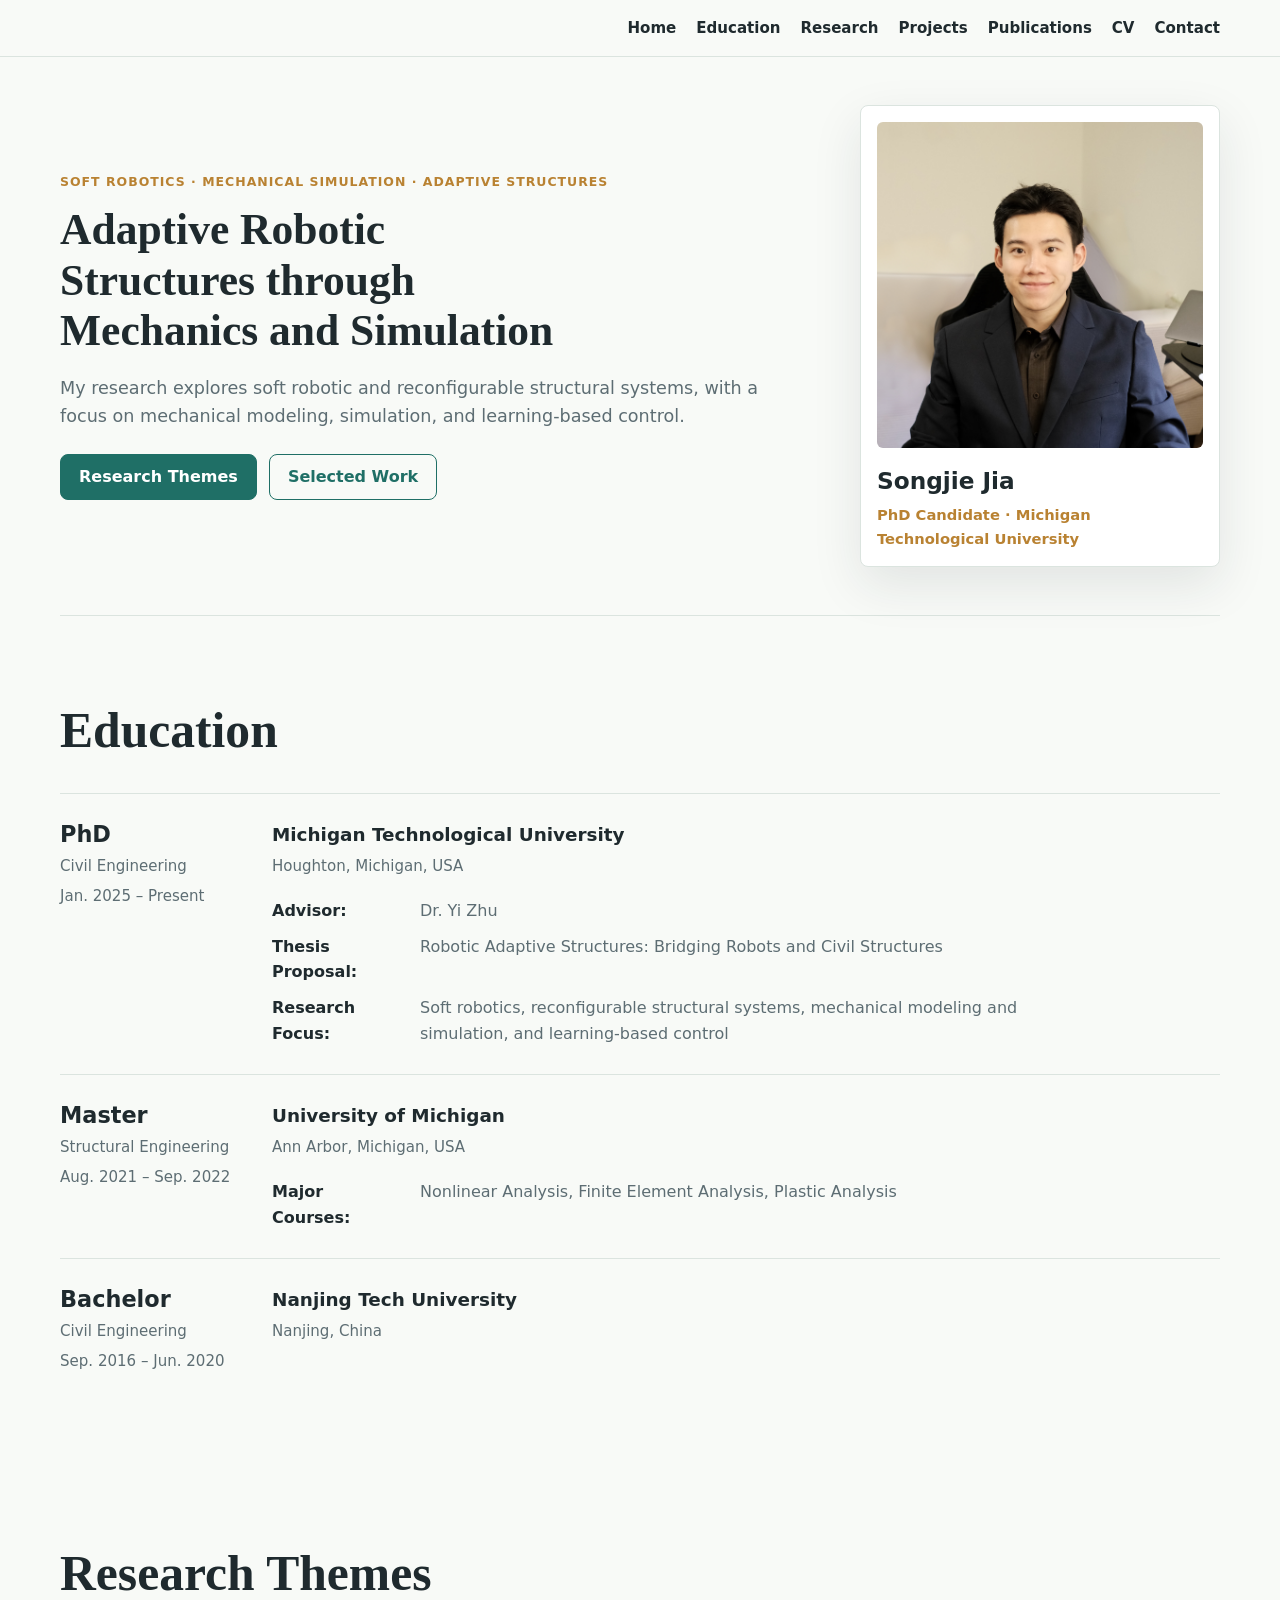
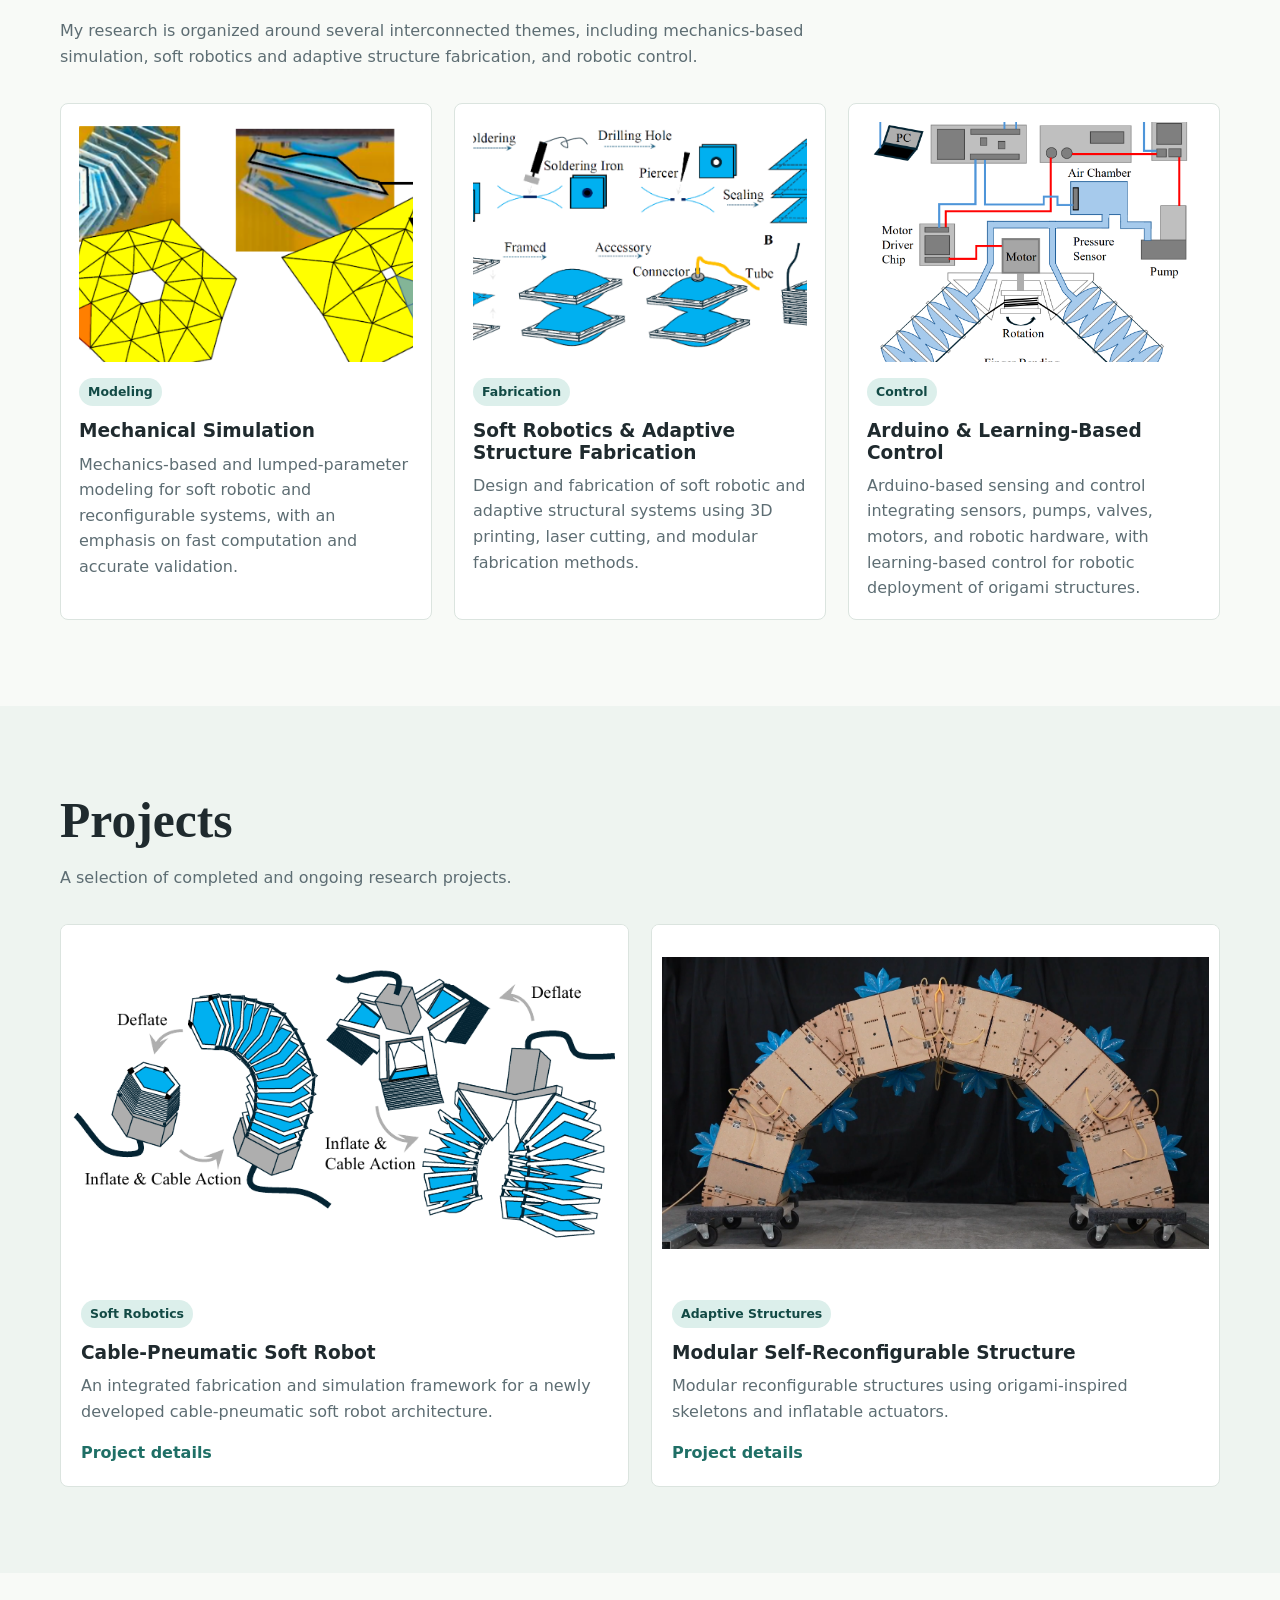
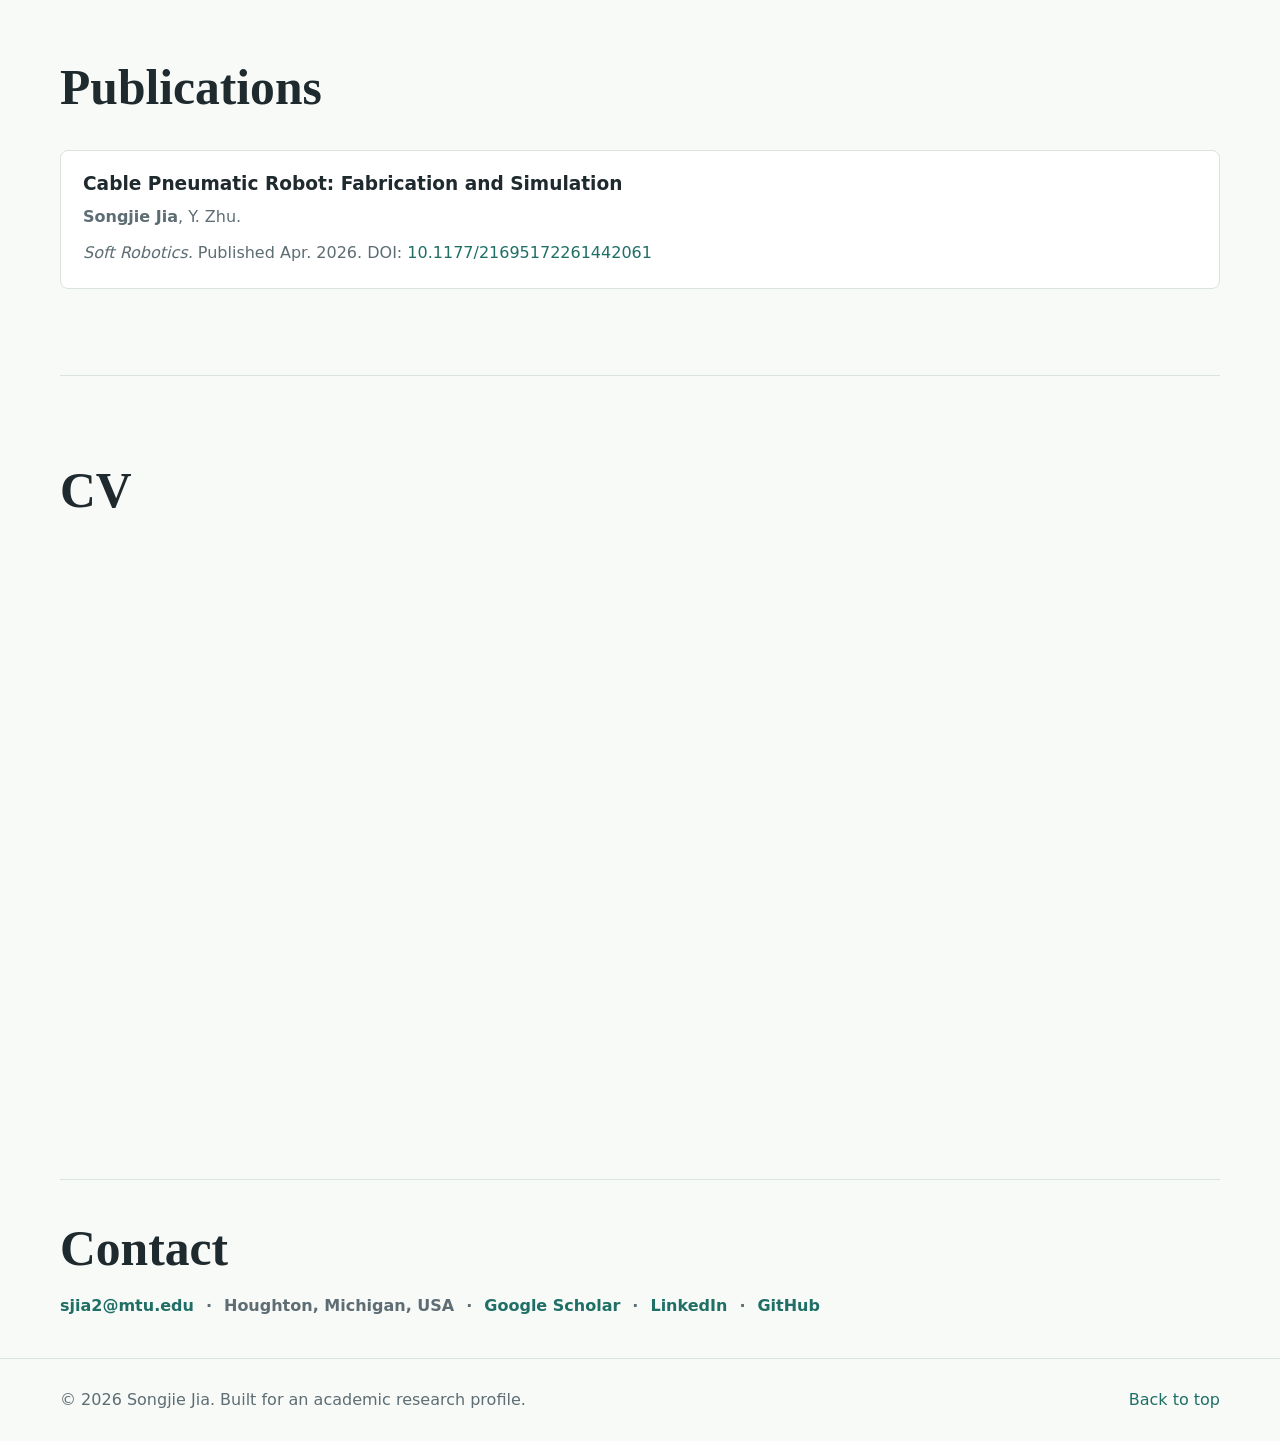
<file: index.html>
<!doctype html>
<html lang="en">
  <head>
    <meta charset="utf-8">
    <meta name="viewport" content="width=device-width, initial-scale=1">
    <meta
      name="description"
      content="Academic personal website for Songjie Jia, a PhD student and researcher in soft robotics, adaptive robotic structures, pneumatic actuation, cable-driven mechanisms, mechanical simulation, fabrication, and robotic control."
    >
    <title>Songjie Jia | Soft Robotics Researcher</title>
    <link rel="stylesheet" href="styles.css">
  </head>
  <body>
    <header class="site-header">
      <button class="nav-toggle" type="button" aria-label="Toggle navigation" aria-expanded="false">
        <span></span>
        <span></span>
        <span></span>
      </button>
      <nav class="site-nav" aria-label="Primary navigation">
        <a href="#home">Home</a>
        <a href="#education">Education</a>
        <a href="#research">Research</a>
        <a href="#projects">Projects</a>
        <a href="#publications">Publications</a>
        <a href="#cv">CV</a>
        <a href="#contact">Contact</a>
      </nav>
    </header>

    <main>
      <section id="home" class="hero section">
        <div class="hero-content">
          <p class="eyebrow">SOFT ROBOTICS · MECHANICAL SIMULATION · ADAPTIVE STRUCTURES</p>
          <h1>Adaptive Robotic Structures through Mechanics and Simulation</h1>
          <p class="hero-summary">
            My research explores soft robotic and reconfigurable structural systems, with a focus on mechanical modeling, simulation, and learning-based control.
          </p>
          <div class="hero-actions">
            <a class="button primary" href="#research">Research Themes</a>
            <a class="button secondary" href="#projects">Selected Work</a>
          </div>
        </div>

        <aside class="profile-panel" aria-label="Songjie Jia profile">
          <img class="profile-photo" src="assets/profile.jpg" alt="Profile photo of Songjie Jia">
          <div>
            <p class="profile-name">Songjie Jia</p>
            <p class="profile-role">PhD Candidate · Michigan Technological University</p>
          </div>
        </aside>
      </section>

      <section id="education" class="section education-section" aria-labelledby="education-title">
        <div class="section-heading">
          <h2 id="education-title">Education</h2>
        </div>
        <div class="education-list">
          <article class="education-entry" aria-labelledby="degree-phd">
            <div class="education-degree">
              <h3 id="degree-phd">PhD</h3>
              <p class="education-field">Civil Engineering</p>
              <p class="education-date">Jan. 2025 – Present</p>
            </div>
            <div class="education-body">
              <p class="education-university">Michigan Technological University</p>
              <p class="education-location">Houghton, Michigan, USA</p>
              <dl class="education-details">
                <div><dt>Advisor</dt><dd>Dr. Yi Zhu</dd></div>
                <div><dt>Thesis Proposal</dt><dd>Robotic Adaptive Structures: Bridging Robots and Civil Structures</dd></div>
                <div><dt>Research Focus</dt><dd>Soft robotics, reconfigurable structural systems, mechanical modeling and simulation, and learning-based control</dd></div>
              </dl>
            </div>
          </article>
          <article class="education-entry" aria-labelledby="degree-master">
            <div class="education-degree">
              <h3 id="degree-master">Master</h3>
              <p class="education-field">Structural Engineering</p>
              <p class="education-date">Aug. 2021 – Sep. 2022</p>
            </div>
            <div class="education-body">
              <p class="education-university">University of Michigan</p>
              <p class="education-location">Ann Arbor, Michigan, USA</p>
              <dl class="education-details">
                <div><dt>Major Courses</dt><dd>Nonlinear Analysis, Finite Element Analysis, Plastic Analysis</dd></div>
              </dl>
            </div>
          </article>
          <article class="education-entry" aria-labelledby="degree-bachelor">
            <div class="education-degree">
              <h3 id="degree-bachelor">Bachelor</h3>
              <p class="education-field">Civil Engineering</p>
              <p class="education-date">Sep. 2016 – Jun. 2020</p>
            </div>
            <div class="education-body">
              <p class="education-university">Nanjing Tech University</p>
              <p class="education-location">Nanjing, China</p>
            </div>
          </article>
        </div>
      </section>

      <section id="research" class="section">
        <div class="section-heading">
          <h2>Research Themes</h2>
          <p>
            My research is organized around several interconnected themes, including mechanics-based simulation, soft robotics and adaptive structure fabrication, and robotic control.
          </p>
        </div>
        <div class="research-grid">
          <article class="research-card">
            <div class="research-image-frame">
              <img class="research-simulation-image" src="assets/research-mechanical-simulation.png" alt="Experimental robotic structures alongside triangular mechanical simulation meshes">
            </div>
            <span class="tag">Modeling</span>
            <h3>Mechanical Simulation</h3>
            <p>Mechanics-based and lumped-parameter modeling for soft robotic and reconfigurable systems, with an emphasis on fast computation and accurate validation.</p>
          </article>
          <article class="research-card">
            <div class="research-image-frame">
              <img class="research-fabrication-image" src="assets/research-fabrication.png" alt="Fabrication steps for a layered inflatable robotic structure, shown deflated and inflated">
            </div>
            <span class="tag">Fabrication</span>
            <h3>Soft Robotics &amp; Adaptive Structure Fabrication</h3>
            <p>Design and fabrication of soft robotic and adaptive structural systems using 3D printing, laser cutting, and modular fabrication methods.</p>
          </article>
          <article class="research-card">
            <div class="research-image-frame">
              <img src="assets/research-arduino-learning-control.png" alt="Arduino and learning control research">
            </div>
            <span class="tag">Control</span>
            <h3>Arduino &amp; Learning-Based Control</h3>
            <p>Arduino-based sensing and control integrating sensors, pumps, valves, motors, and robotic hardware, with learning-based control for robotic deployment of origami structures.</p>
          </article>
        </div>
      </section>

      <section id="projects" class="section section-muted">
        <div class="section-heading">
          <h2>Projects</h2>
          <p>
            A selection of completed and ongoing research projects.
          </p>
        </div>
        <div class="project-grid project-grid-two">
          <article class="project-card link-card">
            <a href="projects/cable-pneumatic-soft-robot.html">
              <img src="assets/cable-pneumatic-cover.png" alt="Cable-Pneumatic Soft Robot project cover">
              <div class="project-card-body">
                <span class="tag">Soft Robotics</span>
                <h3>Cable-Pneumatic Soft Robot</h3>
                <p>An integrated fabrication and simulation framework for a newly developed cable-pneumatic soft robot architecture.</p>
                <span class="text-link">Project details</span>
              </div>
            </a>
          </article>
          <article class="project-card link-card">
            <a href="projects/pneumatic-origami-cubes.html">
              <img src="assets/reconfigurable-structure.png" alt="Modular Self-Reconfigurable Structure project cover">
              <div class="project-card-body">
                <span class="tag">Adaptive Structures</span>
                <h3>Modular Self-Reconfigurable Structure</h3>
                <p>Modular reconfigurable structures using origami-inspired skeletons and inflatable actuators.</p>
                <span class="text-link">Project details</span>
              </div>
            </a>
          </article>
        </div>
      </section>

      <section id="publications" class="section">
        <div class="section-heading">
          <h2>Publications</h2>
        </div>
        <div class="publication-list">
          <article class="publication publication-no-year">
            <div>
              <h3>Cable Pneumatic Robot: Fabrication and Simulation</h3>
              <p><strong>Songjie Jia</strong>, Y. Zhu.</p>
              <p><em>Soft Robotics.</em> Published Apr. 2026. DOI: <a href="https://doi.org/10.1177/21695172261442061" target="_blank" rel="noopener noreferrer">10.1177/21695172261442061</a></p>
            </div>
          </article>
        </div>
      </section>

      <section id="cv" class="section cv-section">
        <h2 class="section-heading">CV</h2>
        <div class="cv-viewer-container">
  
        <iframe class="cv-viewer" src="cv/resume-songjie.pdf" title="Songjie Jia CV"></iframe>
        </div>
      </section>

      <section id="contact" class="section contact-section">
        <h2>Contact</h2>
        <ul class="contact-inline">
          <li><a href="mailto:sjia2@mtu.edu">sjia2@mtu.edu</a></li>
          <li><span>Houghton, Michigan, USA</span></li>
          <li><a href="https://scholar.google.com/citations?hl=en&user=dmk2-WcAAAAJ" target="_blank" rel="noopener noreferrer">Google Scholar</a></li>
          <li><a href="https://www.linkedin.com/in/songjie-jia-a34105269/" target="_blank" rel="noopener noreferrer">LinkedIn</a></li>
          <li><a href="https://github.com/Songjie-Jia" target="_blank" rel="noopener noreferrer">GitHub</a></li>
        </ul>
      </section>
    </main>

    <footer class="site-footer">
      <p>© <span id="year"></span> Songjie Jia. Built for an academic research profile.</p>
      <a href="#home">Back to top</a>
    </footer>

    <script src="script.js"></script>
  </body>
</html>
</file>
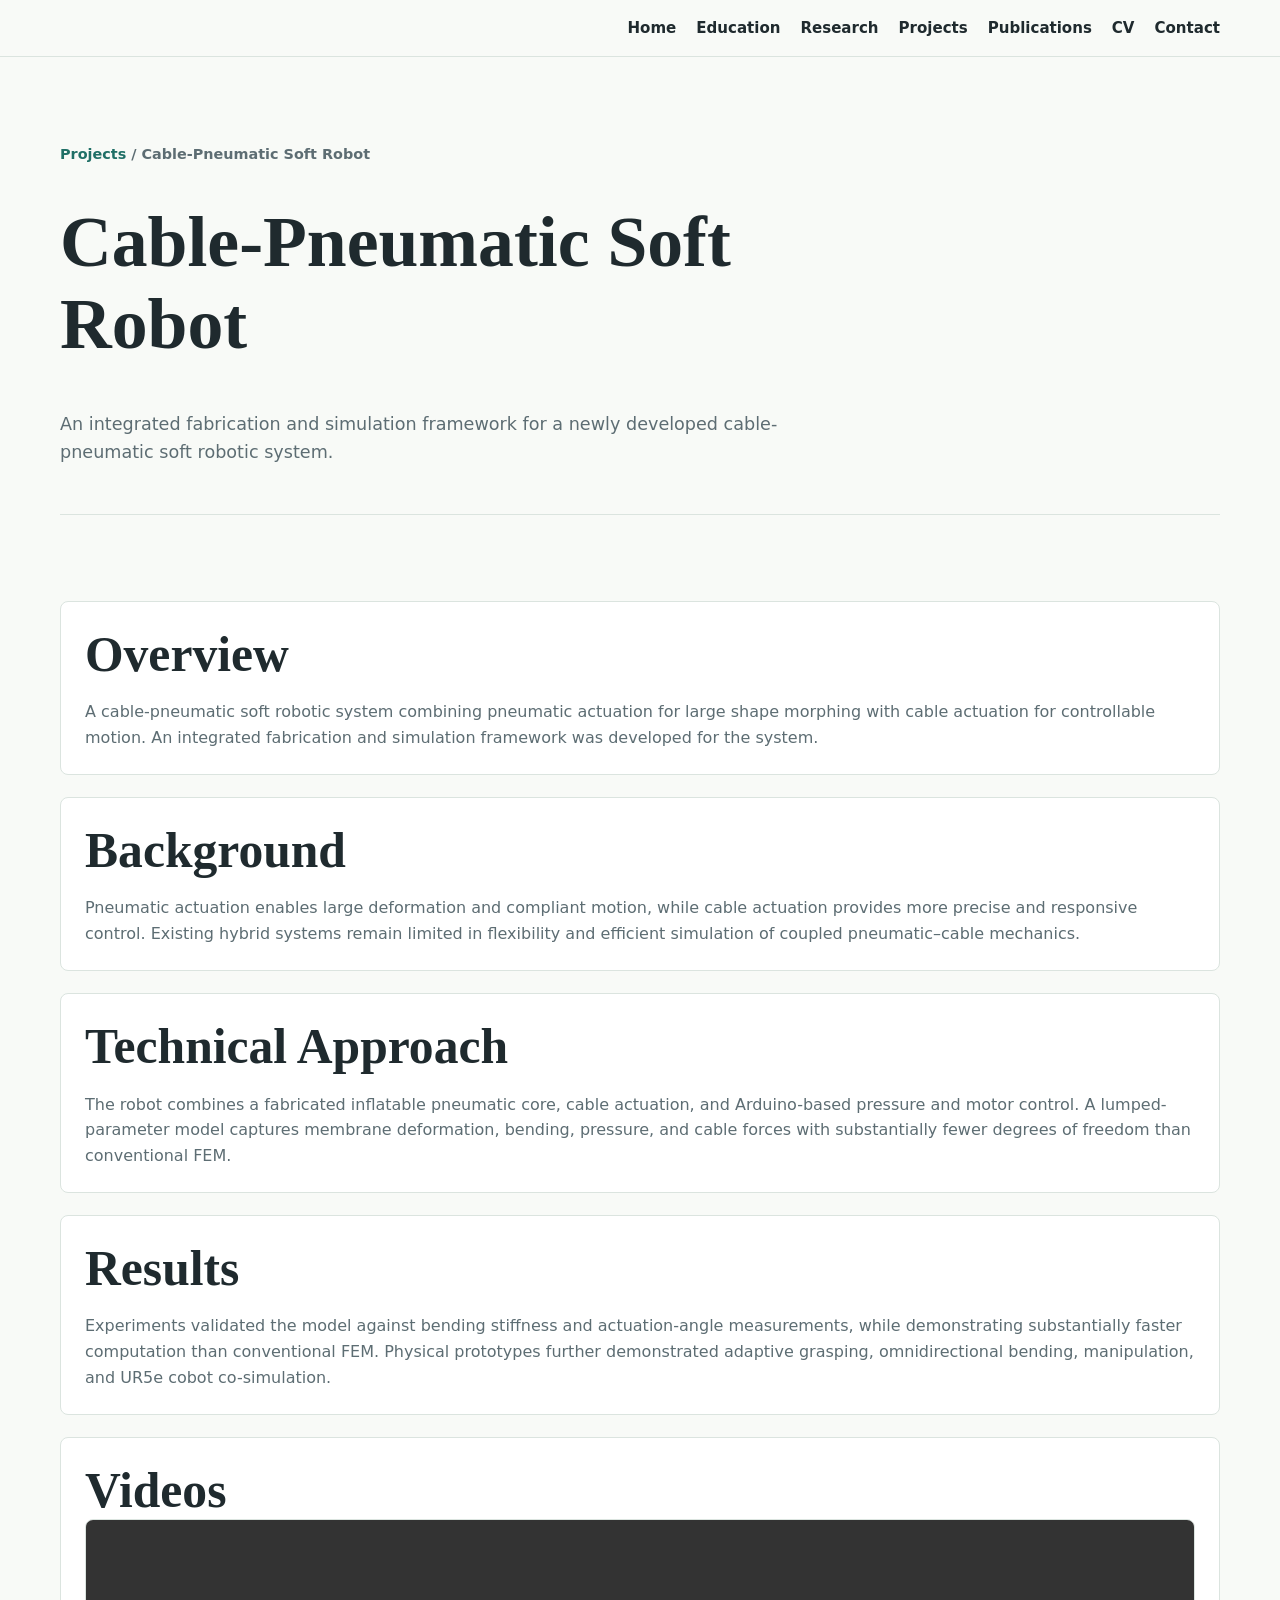
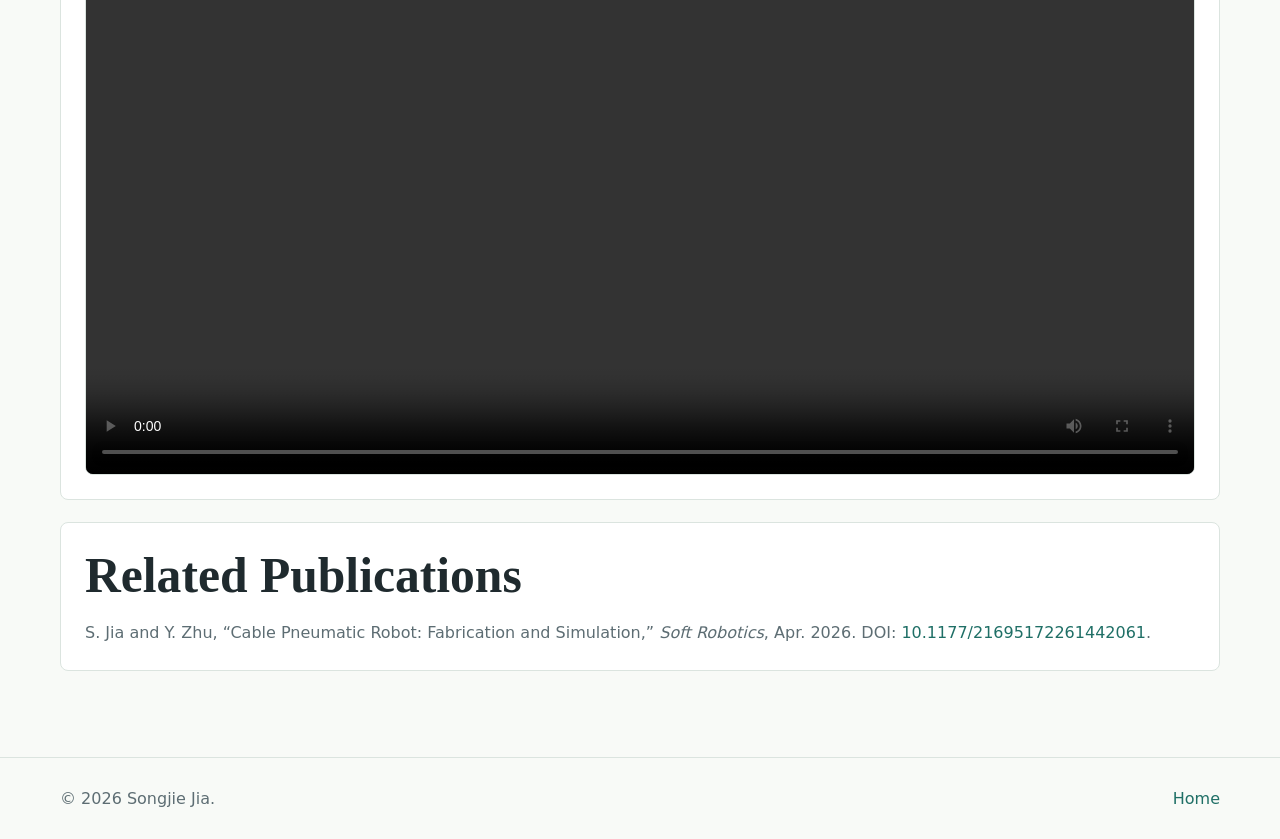
<file: projects/cable-pneumatic-soft-robot.html>
<!doctype html>
<html lang="en">
  <head>
    <meta charset="utf-8">
    <meta name="viewport" content="width=device-width, initial-scale=1">
    <meta name="description" content="Cable-Pneumatic Soft Robot project page for Songjie Jia.">
    <title>Cable-Pneumatic Soft Robot | Songjie Jia</title>
    <link rel="stylesheet" href="../styles.css">
  </head>
  <body>
    <header class="site-header">
      <button class="nav-toggle" type="button" aria-label="Toggle navigation" aria-expanded="false"><span></span><span></span><span></span></button>
      <nav class="site-nav" aria-label="Primary navigation">
        <a href="../index.html#home">Home</a>
        <a href="../index.html#education">Education</a>
        <a href="../index.html#research">Research</a>
        <a href="../index.html#projects">Projects</a>
        <a href="../index.html#publications">Publications</a>
        <a href="../index.html#cv">CV</a>
        <a href="../index.html#contact">Contact</a>
      </nav>
    </header>
    <main>
      <section class="section page-hero">
        <p class="breadcrumb"><a href="../index.html#projects">Projects</a> / Cable-Pneumatic Soft Robot</p>
        <h1>Cable-Pneumatic Soft Robot</h1>
        <p class="hero-summary">
          An integrated fabrication and simulation framework for a newly developed cable-pneumatic soft robotic system.
        </p>
      </section>
      <section class="section detail-layout detail-layout-single">
        <div class="detail-content">
          <article class="detail-block"><h2>Overview</h2><p>A cable-pneumatic soft robotic system combining pneumatic actuation for large shape morphing with cable actuation for controllable motion. An integrated fabrication and simulation framework was developed for the system.</p></article>
          <article class="detail-block"><h2>Background</h2><p>Pneumatic actuation enables large deformation and compliant motion, while cable actuation provides more precise and responsive control. Existing hybrid systems remain limited in flexibility and efficient simulation of coupled pneumatic–cable mechanics.</p></article>
          <article class="detail-block"><h2>Technical Approach</h2><p>The robot combines a fabricated inflatable pneumatic core, cable actuation, and Arduino-based pressure and motor control. A lumped-parameter model captures membrane deformation, bending, pressure, and cable forces with substantially fewer degrees of freedom than conventional FEM.</p></article>
          <article class="detail-block"><h2>Results</h2><p>Experiments validated the model against bending stiffness and actuation-angle measurements, while demonstrating substantially faster computation than conventional FEM. Physical prototypes further demonstrated adaptive grasping, omnidirectional bending, manipulation, and UR5e cobot co-simulation.</p></article>
          <article class="detail-block">
            <h2>Videos</h2>
            <div class="detail-media">
              <video controls preload="metadata" playsinline>
                <source src="../assets/videos/cable-pneumatic-soft-robot.mp4" type="video/mp4">
                Your browser does not support embedded MP4 video.
              </video>
            </div>
          </article>
          <article class="detail-block"><h2>Related Publications</h2><p>S. Jia and Y. Zhu, “Cable Pneumatic Robot: Fabrication and Simulation,” <em>Soft Robotics</em>, Apr. 2026. DOI: <a href="https://doi.org/10.1177/21695172261442061">10.1177/21695172261442061</a>.</p></article>
        </div>
      </section>
    </main>
    <footer class="site-footer"><p>© <span id="year"></span> Songjie Jia.</p><a href="../index.html#home">Home</a></footer>
    <script src="../script.js"></script>
  </body>
</html>
</file>
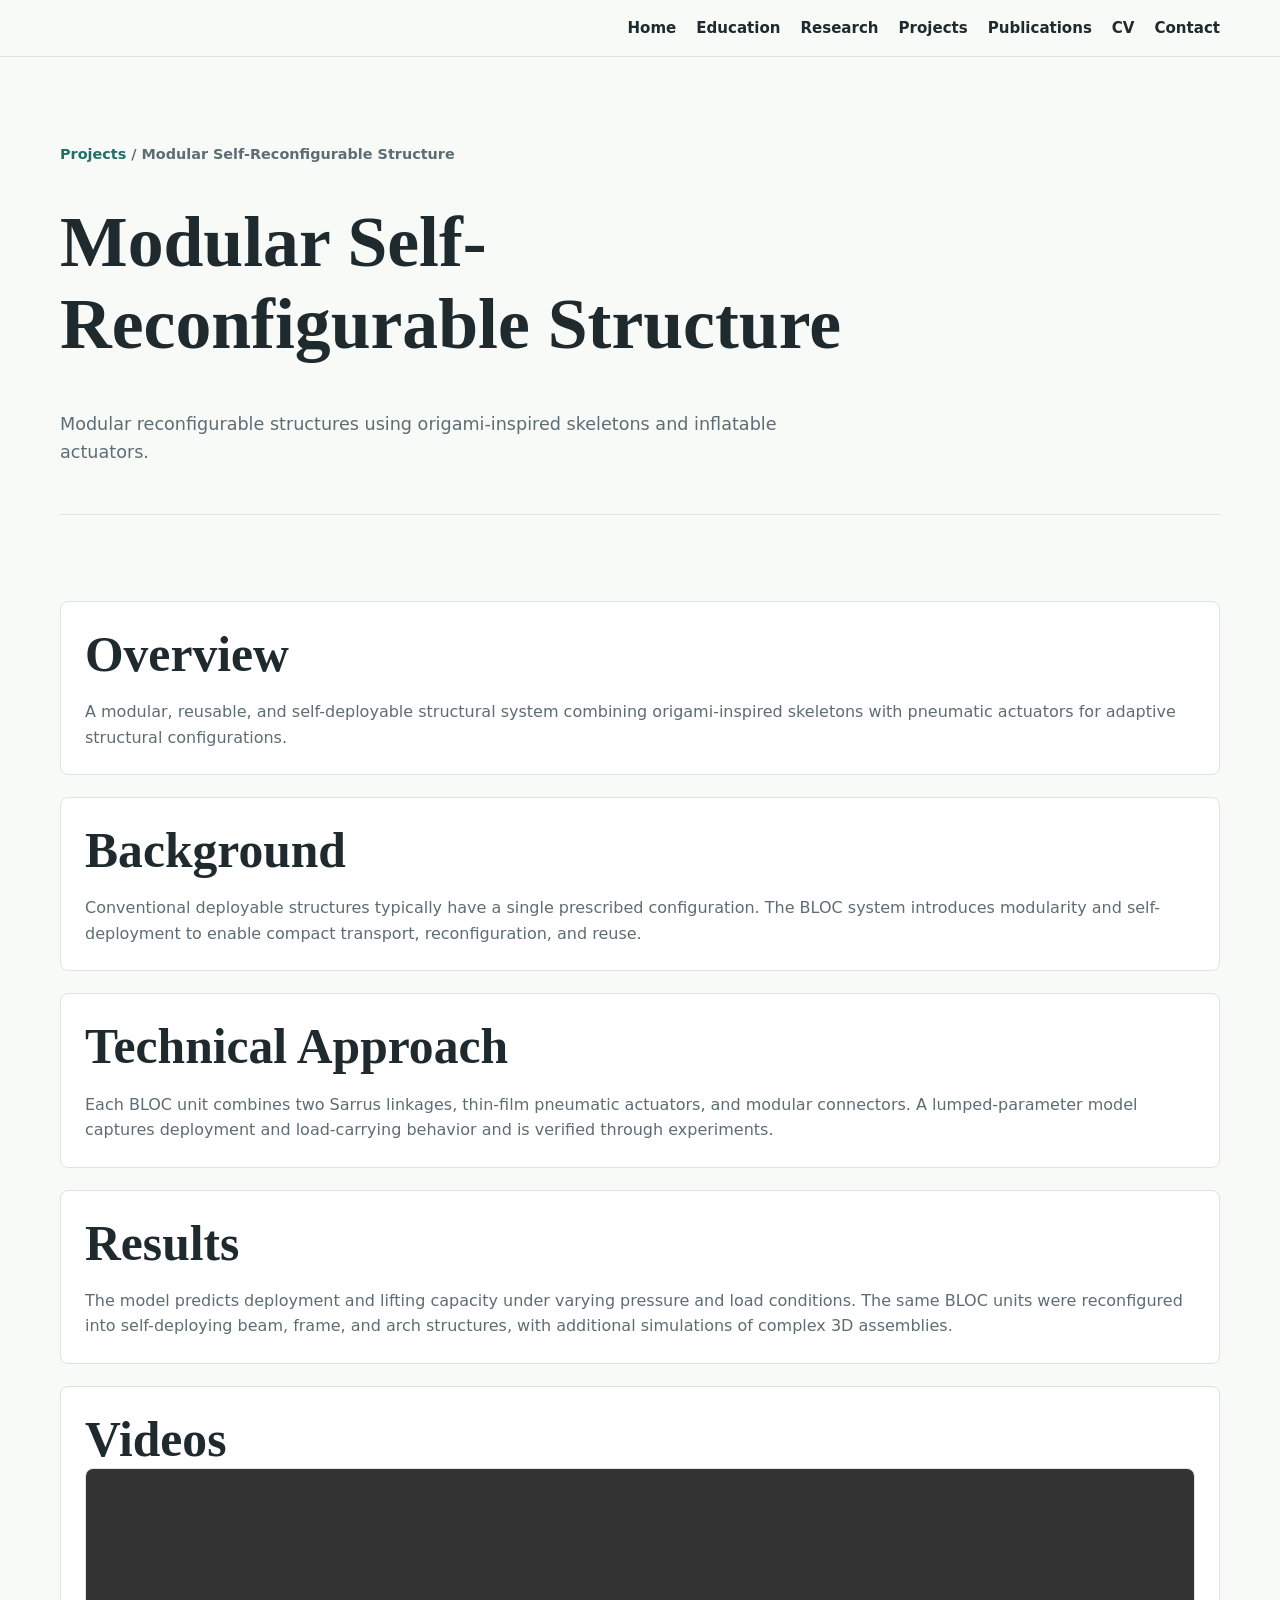
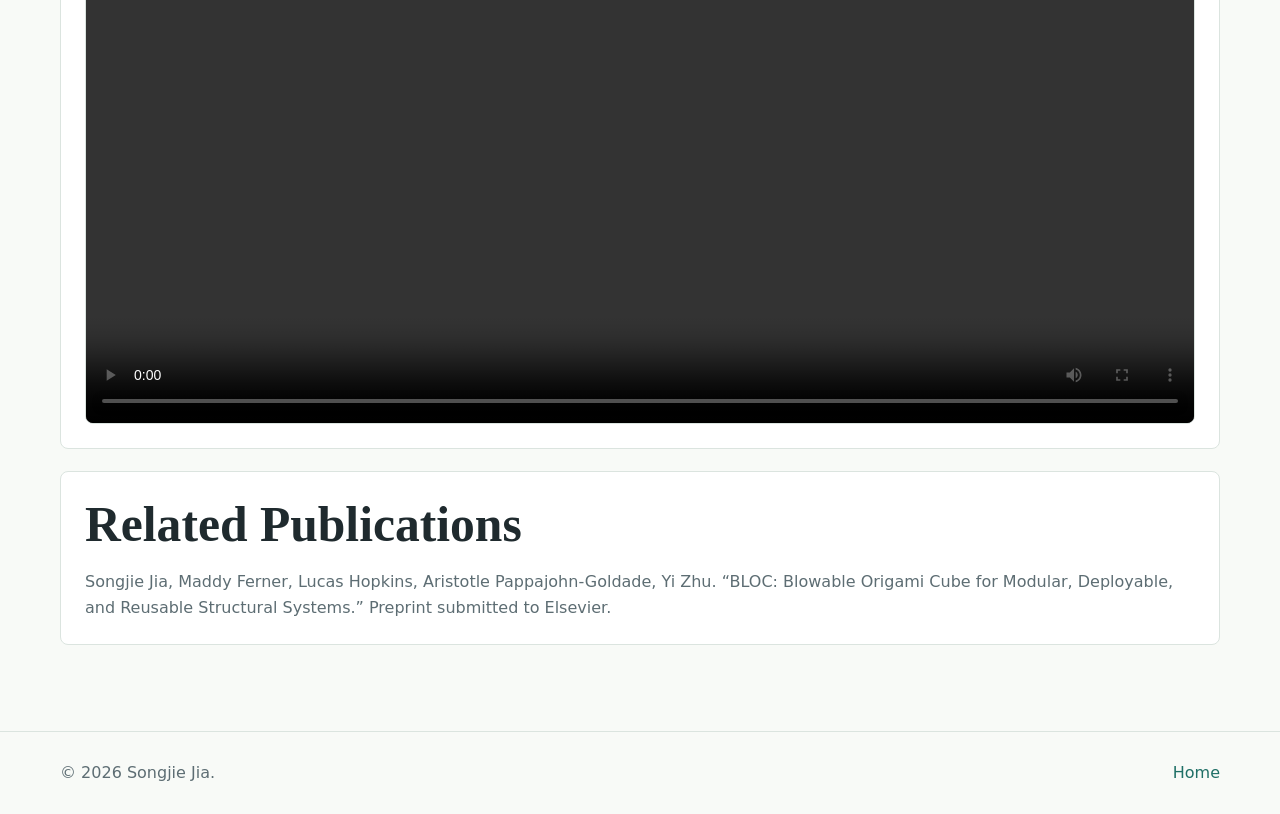
<file: projects/pneumatic-origami-cubes.html>
<!doctype html>
<html lang="en">
  <head>
    <meta charset="utf-8">
    <meta name="viewport" content="width=device-width, initial-scale=1">
    <meta name="description" content="Modular Self-Reconfigurable Structure project page for Songjie Jia.">
    <title>Modular Self-Reconfigurable Structure | Songjie Jia</title>
    <link rel="stylesheet" href="../styles.css">
  </head>
  <body>
    <header class="site-header">
      <button class="nav-toggle" type="button" aria-label="Toggle navigation" aria-expanded="false"><span></span><span></span><span></span></button>
      <nav class="site-nav" aria-label="Primary navigation">
        <a href="../index.html#home">Home</a>
        <a href="../index.html#education">Education</a>
        <a href="../index.html#research">Research</a>
        <a href="../index.html#projects">Projects</a>
        <a href="../index.html#publications">Publications</a>
        <a href="../index.html#cv">CV</a>
        <a href="../index.html#contact">Contact</a>
      </nav>
    </header>
    <main>
      <section class="section page-hero">
        <p class="breadcrumb"><a href="../index.html#projects">Projects</a> / Modular Self-Reconfigurable Structure</p>
        <h1>Modular Self-Reconfigurable Structure</h1>
        <p class="hero-summary">
          Modular reconfigurable structures using origami-inspired skeletons and inflatable actuators.
        </p>
      </section>
      <section class="section detail-layout detail-layout-single">
        <div class="detail-content">
          <article class="detail-block"><h2>Overview</h2><p>A modular, reusable, and self-deployable structural system combining origami-inspired skeletons with pneumatic actuators for adaptive structural configurations.</p></article>
          <article class="detail-block"><h2>Background</h2><p>Conventional deployable structures typically have a single prescribed configuration. The BLOC system introduces modularity and self-deployment to enable compact transport, reconfiguration, and reuse.</p></article>
          <article class="detail-block"><h2>Technical Approach</h2><p>Each BLOC unit combines two Sarrus linkages, thin-film pneumatic actuators, and modular connectors. A lumped-parameter model captures deployment and load-carrying behavior and is verified through experiments.</p></article>
          <article class="detail-block"><h2>Results</h2><p>The model predicts deployment and lifting capacity under varying pressure and load conditions. The same BLOC units were reconfigured into self-deploying beam, frame, and arch structures, with additional simulations of complex 3D assemblies.</p></article>
          <article class="detail-block">
            <h2>Videos</h2>
            <div class="detail-media">
              <video controls preload="metadata" playsinline>
                <source src="../assets/videos/modular-reconfigurable-structure.mp4" type="video/mp4">
                Your browser does not support embedded MP4 video.
              </video>
            </div>
          </article>
          <article class="detail-block"><h2>Related Publications</h2><p>Songjie Jia, Maddy Ferner, Lucas Hopkins, Aristotle Pappajohn-Goldade, Yi Zhu. “BLOC: Blowable Origami Cube for Modular, Deployable, and Reusable Structural Systems.” Preprint submitted to Elsevier.</p></article>
        </div>
      </section>
    </main>
    <footer class="site-footer"><p>© <span id="year"></span> Songjie Jia.</p><a href="../index.html#home">Home</a></footer>
    <script src="../script.js"></script>
  </body>
</html>
</file>
<file: styles.css>
:root {
  --bg: #f8faf7;
  --surface: #ffffff;
  --surface-muted: #eef4f0;
  --text: #1f2a2e;
  --muted: #5d6d73;
  --line: #dbe4df;
  --accent: #1f6f66;
  --accent-strong: #124a45;
  --accent-soft: #dcefeb;
  --gold: #b98232;
  --shadow: 0 18px 50px rgba(31, 42, 46, 0.10);
  --radius: 8px;
  --max-width: 1160px;
}

* {
  box-sizing: border-box;
}

html {
  scroll-behavior: smooth;
}

body {
  margin: 0;
  background: var(--bg);
  color: var(--text);
  font-family: Inter, ui-sans-serif, system-ui, -apple-system, BlinkMacSystemFont, "Segoe UI", sans-serif;
  line-height: 1.6;
}

img {
  display: block;
  max-width: 100%;
}

a {
  color: var(--accent);
  text-decoration: none;
}

a:hover {
  color: var(--accent-strong);
}

.site-header {
  position: sticky;
  top: 0;
  z-index: 10;
  display: flex;
  align-items: center;
  justify-content: flex-end;
  gap: 24px;
  padding: 16px max(24px, calc((100vw - var(--max-width)) / 2));
  background: rgba(248, 250, 247, 0.92);
  border-bottom: 1px solid var(--line);
  backdrop-filter: blur(16px);
}

.site-nav {
  display: flex;
  align-items: center;
  gap: 20px;
  font-size: 0.94rem;
  font-weight: 600;
}

.site-nav a {
  color: var(--text);
}

.site-nav a:hover {
  color: var(--accent);
}

.nav-toggle {
  display: none;
  width: 42px;
  height: 42px;
  padding: 10px;
  border: 1px solid var(--line);
  border-radius: var(--radius);
  background: var(--surface);
}

.nav-toggle span {
  display: block;
  height: 2px;
  margin: 5px 0;
  background: var(--text);
}

.section {
  width: min(var(--max-width), calc(100% - 40px));
  margin: 0 auto;
  padding: 86px 0;
}

.hero {
  display: grid;
  grid-template-columns: minmax(0, 1fr) minmax(300px, 360px);
  align-items: center;
  gap: 40px;
  min-height: auto;
  padding-top: 48px;
  padding-bottom: 48px;
}

.eyebrow,
.section-kicker {
  color: var(--gold);
  font-size: 0.78rem;
  font-weight: 700;
  letter-spacing: 0.08em;
  margin: 0 0 12px;
  text-transform: uppercase;
}

h1,
h2,
h3 {
  margin: 0;
  color: var(--text);
  line-height: 1.15;
}

h1,
h2 {
  font-family: Georgia, "Times New Roman", serif;
}

h1 {
  max-width: 820px;
  font-size: clamp(2.35rem, 5.6vw, 4.9rem);
  letter-spacing: 0;
}

h2 {
  font-size: clamp(2rem, 4vw, 3.1rem);
  letter-spacing: 0;
}

h3 {
  font-size: 1.16rem;
}

#home .hero-content h1 {
  max-width: 26ch;
  font-size: clamp(1.75rem, 3.4vw, 2.75rem);
  line-height: 1.16;
  text-wrap: balance;
}

.hero-summary {
  max-width: 720px;
  color: var(--muted);
  font-size: 1.1rem;
  margin: 24px 0 0;
}

.hero-actions {
  display: flex;
  flex-wrap: wrap;
  gap: 12px;
  margin-top: 32px;
}

.button {
  display: inline-flex;
  align-items: center;
  justify-content: center;
  min-height: 46px;
  padding: 0 18px;
  border: 1px solid var(--accent);
  border-radius: var(--radius);
  font-weight: 700;
}

#home .hero-summary {
  margin-top: 18px;
}

#home .hero-actions {
  margin-top: 24px;
}

@media (max-width: 860px) {
  #home.hero {
    gap: 28px;
    padding-top: 36px;
    padding-bottom: 36px;
  }

  #home .profile-panel {
    width: 100%;
    max-width: 360px;
    justify-self: center;
  }
}

.button.primary {
  background: var(--accent);
  color: #fff;
}

.button.primary:hover {
  background: var(--accent-strong);
  color: #fff;
}

.button.secondary {
  background: transparent;
  color: var(--accent);
}

.profile-panel,
.hero-visual {
  margin: 0;
  border: 1px solid var(--line);
  border-radius: var(--radius);
  background: var(--surface);
  box-shadow: var(--shadow);
  overflow: hidden;
}

.profile-panel {
  display: grid;
  gap: 14px;
  padding: 16px;
}

.profile-photo {
  width: 100%;
  aspect-ratio: 1 / 1;
  border-radius: 6px;
  background: var(--surface-muted);
  object-fit: cover;
  object-position: center;
}

.profile-name {
  margin: 0;
  color: var(--text);
  font-size: 1.45rem;
  font-weight: 800;
}

.profile-role {
  margin: 4px 0 0;
  color: var(--gold);
  font-size: 0.92rem;
  font-weight: 800;
}

.profile-text {
  margin: 14px 0 0;
  color: var(--muted);
}

.split-section {
  display: grid;
  grid-template-columns: 0.8fr 1.2fr;
  gap: 56px;
  border-top: 1px solid var(--line);
}

.prose p,
.section-heading p,
.cv-section p,
.contact-section p {
  color: var(--muted);
  margin: 16px 0 0;
}

.info-list {
  display: grid;
  gap: 12px;
  padding: 0;
  margin: 28px 0 0;
  list-style: none;
}

.info-list li {
  display: grid;
  grid-template-columns: 150px 1fr;
  gap: 16px;
  padding: 14px 0;
  border-top: 1px solid var(--line);
}

.info-list span {
  color: var(--muted);
}

.section-heading {
  max-width: 760px;
  margin-bottom: 34px;
}

.research-grid,
.project-grid {
  display: grid;
  grid-template-columns: repeat(3, minmax(0, 1fr));
  gap: 22px;
}

.research-card,
.project-card,
.publication,
.contact-card {
  border: 1px solid var(--line);
  border-radius: var(--radius);
  background: var(--surface);
}

.link-card {
  transition: transform 180ms ease, box-shadow 180ms ease, border-color 180ms ease;
}

.link-card:hover {
  border-color: rgba(31, 111, 102, 0.45);
  box-shadow: 0 18px 38px rgba(31, 42, 46, 0.11);
  transform: translateY(-3px);
}

.link-card a {
  display: block;
  height: 100%;
  color: inherit;
}

.research-card {
  padding: 18px;
}

.research-image-frame {
  width: 100%;
  height: 240px;
  border-radius: 6px;
  background: var(--surface-muted);
  overflow: hidden;
}

.research-card .research-image-frame img {
  width: 100%;
  height: 100%;
  object-fit: cover;
  object-position: center;
}

.research-card h3,
.project-card h3 {
  margin-top: 14px;
}

.research-card p,
.project-card p,
.publication p {
  color: var(--muted);
  margin: 10px 0 0;
}

.research-card .tag {
  margin-top: 16px;
}

.section-muted {
  width: 100%;
  max-width: none;
  padding-right: max(20px, calc((100vw - var(--max-width)) / 2));
  padding-left: max(20px, calc((100vw - var(--max-width)) / 2));
  background: var(--surface-muted);
}

.project-card {
  overflow: hidden;
}

.project-card img {
  width: 100%;
  aspect-ratio: 16 / 10;
  padding: 10px;
  background: #ffffff;
  object-fit: contain;
}

.project-card-body {
  padding: 20px;
}

.tag {
  display: inline-flex;
  padding: 4px 9px;
  border-radius: 999px;
  background: var(--accent-soft);
  color: var(--accent-strong);
  font-size: 0.78rem;
  font-weight: 700;
}

.project-card a {
  color: inherit;
}

.project-grid-two {
  grid-template-columns: repeat(2, minmax(0, 1fr));
}

.text-link {
  display: inline-block;
  margin-top: 16px;
  color: var(--accent);
  font-weight: 800;
}

.publication-list {
  display: grid;
  gap: 16px;
}

.publication {
  display: grid;
  grid-template-columns: 90px 1fr;
  gap: 20px;
  padding: 22px;
}

.publication.publication-no-year {
  grid-template-columns: minmax(0, 1fr);
}

.pub-year {
  color: var(--gold);
  font-weight: 800;
  margin: 0;
}

.pub-links {
  display: flex;
  flex-wrap: wrap;
  gap: 12px;
  margin-top: 12px;
  font-weight: 700;
}

.placeholder-entry h3::after {
  content: " Placeholder";
  display: inline-block;
  margin-left: 8px;
  padding: 2px 7px;
  border-radius: 999px;
  background: var(--accent-soft);
  color: var(--accent-strong);
  font-family: Inter, ui-sans-serif, system-ui, sans-serif;
  font-size: 0.68rem;
  font-weight: 800;
  vertical-align: middle;
}

.cv-section,
.contact-section {
  display: flex;
  align-items: center;
  justify-content: space-between;
  gap: 32px;
  border-top: 1px solid var(--line);
}

.cv-section {
  display: block;
}

.cv-section .cv-viewer-container {
  width: 100%;
  max-width: 1000px;
  margin: 0 auto;
}

.cv-viewer {
  display: block;
  width: 100%;
  height: 60vh;
  min-height: 480px;
  border: 0;
}

@media (max-width: 860px) {
  .cv-viewer {
    height: 55vh;
    min-height: 360px;
  }
}

.cv-section div,
.contact-section div:first-child {
  max-width: 720px;
}

.contact-card {
  display: grid;
  min-width: 280px;
  padding: 20px;
}

.contact-card a,
.contact-card span {
  padding: 12px 0;
  border-bottom: 1px solid var(--line);
  font-weight: 700;
}

.contact-card span {
  color: var(--muted);
}

.contact-card a:last-child,
.contact-card span:last-child {
  border-bottom: 0;
}

.site-footer {
  display: flex;
  justify-content: space-between;
  gap: 20px;
  padding: 28px max(24px, calc((100vw - var(--max-width)) / 2));
  border-top: 1px solid var(--line);
  color: var(--muted);
}

.section.contact-section {
  display: block;
  padding-top: clamp(28px, 4vw, 40px);
  padding-bottom: clamp(28px, 4vw, 40px);
}

.contact-inline {
  display: flex;
  flex-wrap: wrap;
  align-items: baseline;
  gap: 6px 12px;
  padding: 0;
  margin: 16px 0 0;
  list-style: none;
  color: var(--muted);
  font-weight: 700;
}

.contact-inline li {
  display: flex;
  align-items: baseline;
  gap: 12px;
  min-width: 0;
  overflow-wrap: anywhere;
}

.contact-inline li + li::before {
  content: "·";
  color: var(--muted);
}

.site-footer p {
  margin: 0;
}

.page-hero {
  display: grid;
  gap: 20px;
  padding-top: 72px;
  padding-bottom: 48px;
}

.breadcrumb {
  color: var(--muted);
  font-size: 0.9rem;
  font-weight: 700;
}

.breadcrumb a {
  color: var(--accent);
}

.detail-layout {
  display: grid;
  grid-template-columns: minmax(0, 1fr) 310px;
  gap: 42px;
  align-items: start;
  border-top: 1px solid var(--line);
}

.detail-layout.detail-layout-single {
  grid-template-columns: minmax(0, 1fr);
}

.detail-content {
  display: grid;
  gap: 22px;
}

.detail-block {
  border: 1px solid var(--line);
  border-radius: var(--radius);
  background: var(--surface);
  padding: 24px;
}

.detail-block p,
.detail-block li {
  color: var(--muted);
}

.detail-block p:last-child {
  margin-bottom: 0;
}

.detail-media {
  display: grid;
  gap: 16px;
}

.detail-media video {
  width: 100%;
  height: auto;
  display: block;
}

.detail-media img,
.detail-media video {
  border: 1px solid var(--line);
  border-radius: var(--radius);
  background: var(--surface);
}

.detail-sidebar {
  position: sticky;
  top: 104px;
  display: grid;
  gap: 14px;
  border: 1px solid var(--line);
  border-radius: var(--radius);
  background: var(--surface);
  padding: 20px;
}

.detail-sidebar h2 {
  font-family: Inter, ui-sans-serif, system-ui, sans-serif;
  font-size: 1.1rem;
}

.detail-sidebar a,
.detail-sidebar span {
  display: block;
  padding: 10px 0;
  border-bottom: 1px solid var(--line);
  color: var(--muted);
  font-weight: 700;
}

.detail-sidebar a:last-child,
.detail-sidebar span:last-child {
  border-bottom: 0;
}

@media (max-width: 860px) {
  .nav-toggle {
    display: inline-block;
  }

  .site-nav {
    position: absolute;
    top: 75px;
    right: 20px;
    left: 20px;
    display: none;
    flex-direction: column;
    align-items: stretch;
    padding: 16px;
    border: 1px solid var(--line);
    border-radius: var(--radius);
    background: var(--surface);
    box-shadow: var(--shadow);
  }

  .site-nav.is-open {
    display: flex;
  }

  .hero,
  .split-section,
  .research-grid,
  .project-grid,
  .publication,
  .detail-layout,
  .cv-section,
  .contact-section {
    grid-template-columns: 1fr;
  }

  .hero {
    min-height: auto;
  }

  .cv-section,
  .contact-section,
  .site-footer {
    align-items: flex-start;
    flex-direction: column;
  }

  .contact-card {
    width: 100%;
  }

  .detail-sidebar {
    position: static;
  }
}

@media (max-width: 560px) {
  .site-header {
    padding: 12px 20px;
  }

  .section {
    width: min(100% - 28px, var(--max-width));
    padding: 62px 0;
  }

  .section-muted {
    width: 100%;
    padding-right: 14px;
    padding-left: 14px;
  }

  .info-list li {
    grid-template-columns: 1fr;
    gap: 4px;
  }

  .hero-actions,
  .button {
    width: 100%;
  }

  .profile-panel {
    padding: 14px;
  }
}

/* Education: academic education history. */
.education-section {
  border-top: 1px solid var(--line);
}

.education-entry {
  display: grid;
  grid-template-columns: 180px minmax(0, 1fr);
  gap: 32px;
  padding: 28px 0;
  border-top: 1px solid var(--line);
}

.education-entry:last-child {
  padding-bottom: 0;
}

.education-degree h3 {
  font-size: 1.4rem;
}

.education-university {
  margin: 0;
  font-size: 1.15rem;
  font-weight: 600;
  line-height: 1.4;
}

.education-field,
.education-date,
.education-location {
  margin: 6px 0 0;
  color: var(--muted);
  font-size: 0.94rem;
}

.education-details {
  display: grid;
  gap: 10px;
  max-width: 760px;
  margin: 20px 0 0;
}

.education-details > div {
  display: grid;
  grid-template-columns: 132px minmax(0, 1fr);
  gap: 16px;
}

.education-details dt {
  font-weight: 600;
}

.education-details dt::after {
  content: ":";
}

.education-details dd {
  margin: 0;
  color: var(--muted);
}

@media (max-width: 860px) {
  .education-entry {
    grid-template-columns: 140px minmax(0, 1fr);
    gap: 24px;
  }
}

@media (max-width: 560px) {
  .education-entry {
    grid-template-columns: 1fr;
    gap: 14px;
  }

  .education-details > div {
    grid-template-columns: 1fr;
    gap: 2px;
  }
}
</file>
